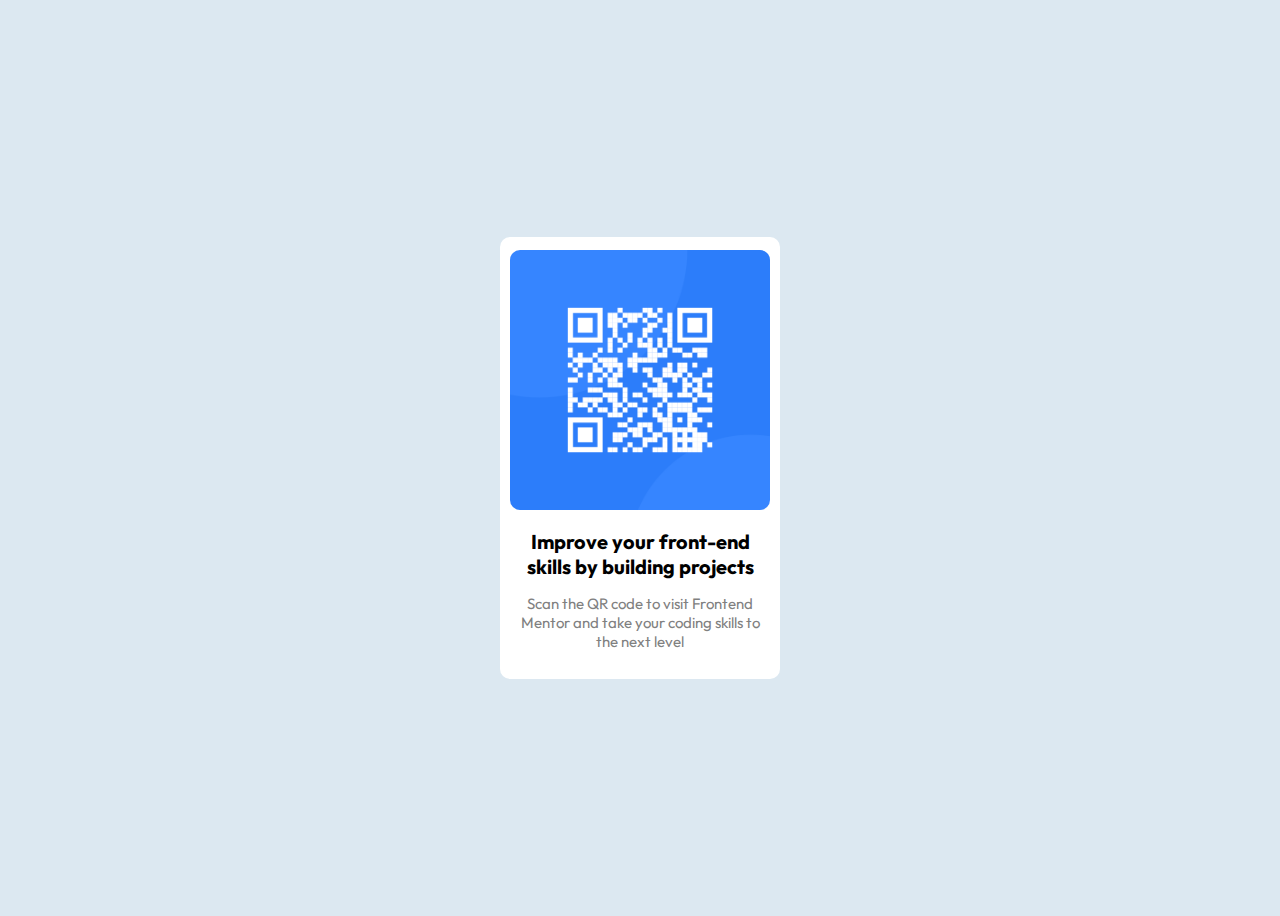
<file: desafio1-qrcode/index.html>
<!DOCTYPE html>
<html lang="en">
<head>
  <meta charset="UTF-8">
  <meta name="viewport" content="width=device-width, initial-scale=1.0"> <!-- displays site properly based on user's device -->

  <link rel="icon" type="image/png" sizes="32x32" href="./images/favicon-32x32.png">
  
  <title>Frontend Mentor | QR code component</title>

  <link rel="stylesheet" href="style.css">

</head>
<body>
  <main id="container">
    <div id="qr-code">
      <img src="images/image-qr-code.png" alt="QR-CODE">
      <h1>Improve your front-end skills by building projects</h1>
      <p>Scan the QR code to visit Frontend Mentor and take your coding skills to the next level</p>
    </div>
  </main>
  
</body>
</html>
</file>
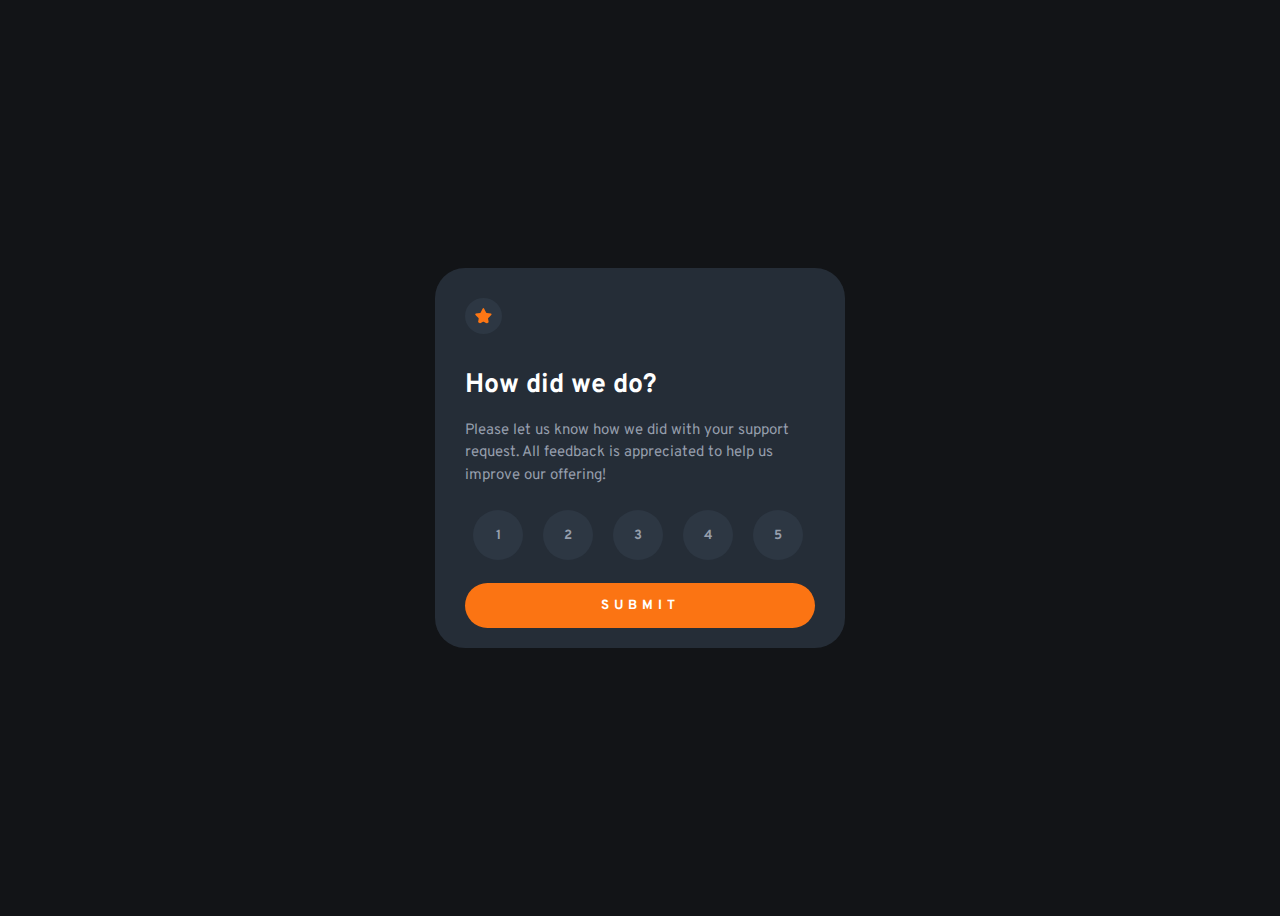
<file: desafio3-interactive-rating/index.html>
<!DOCTYPE html>
<html lang="en">
<head>
  <meta charset="UTF-8">
  <meta name="viewport" content="width=device-width, initial-scale=1.0"> <!-- displays site properly based on user's device -->

  <link rel="icon" type="image/png" sizes="32x32" href="./images/favicon-32x32.png">
  
  <title>Frontend Mentor | Interactive rating component</title>

  <link rel="stylesheet" href="style.css">

</head>
<body>

  <!-- Rating state start -->

  <main id="container">

    <div class="home">

      <img src="images/icon-star.svg" alt="Star">

      <h1>How did we do?</h1>
    
      <p>
        Please let us know how we did with your support request. All feedback is appreciated
        to help us improve our offering!
      </p>

      <button class="number" id="one">1</button>
      <button class="number" id="two">2</button>
      <button class="number" id="three">3</button>
      <button class="number" id="four">4</button>
      <button class="number" id="five">5</button>

      <p><button onclick="submit()" id="bsub">Submit</button></p>
    </div>
  <!-- Rating state end -->
  </main>

  <script src="script.js"></script>
</body>
</html>
</file>
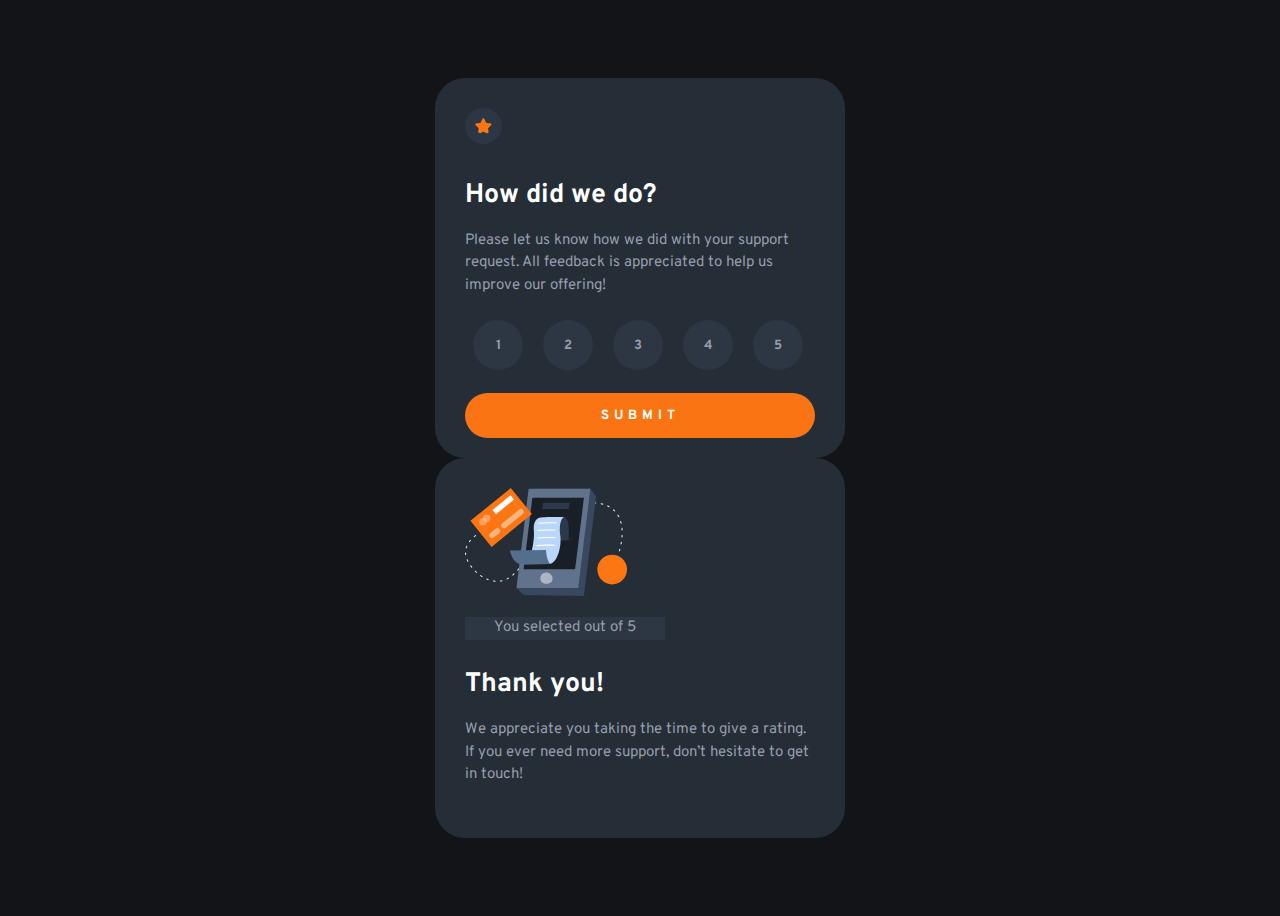
<file: desafio3/index.html>
<!DOCTYPE html>
<html lang="en">
<head>
  <meta charset="UTF-8">
  <meta name="viewport" content="width=device-width, initial-scale=1.0"> <!-- displays site properly based on user's device -->

  <link rel="icon" type="image/png" sizes="32x32" href="./images/favicon-32x32.png">
  
  <title>Frontend Mentor | Interactive rating component</title>

  <link rel="stylesheet" href="style.css">

</head>
<body>

  <!-- Rating state start -->

  <main id="container">

    <div class="home">

      <img src="images/icon-star.svg" alt="Star">

      <h1>How did we do?</h1>
    
      <p>
        Please let us know how we did with your support request. All feedback is appreciated
        to help us improve our offering!
      </p>

      <button class="number" id="one">1</button>
      <button class="number" id="two">2</button>
      <button class="number" id="three">3</button>
      <button class="number" id="four">4</button>
      <button class="number" id="five">5</button>

      <p><button onclick="submit()" id="bsub">Submit</button></p>
    </div>
  <!-- Rating state end -->

    <div class="thanks">
      <!-- Thank you state start -->
      <img src="images/illustration-thank-you.svg" alt="Thank You">
      
      <p class="rating">You selected <!-- Add rating here --> out of 5</p>

      <h1>Thank you!</h1>

      <p>
        We appreciate you taking the time to give a rating. If you ever need more support,
        don’t hesitate to get in touch!
      </p>
      <!-- Thank you state end -->
    </div>

  </main>

  <script src="script.js"></script>

  

  
  
</body>
</html>
</file>
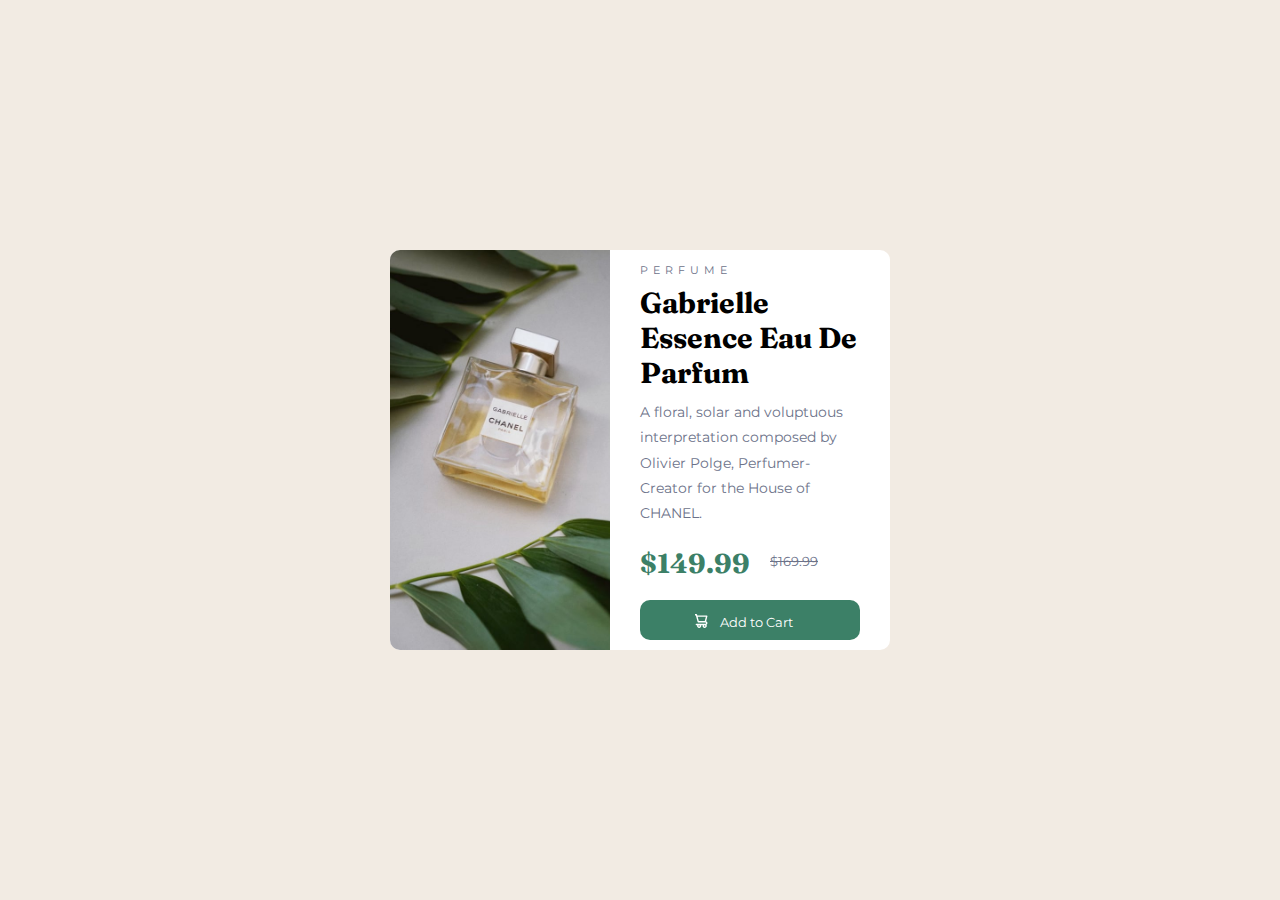
<file: desafio4-product-preview/index.html>
<!DOCTYPE html>
<html lang="en">
<head>
  <meta charset="UTF-8">
  <meta name="viewport" content="width=device-width, initial-scale=1.0"> <!-- displays site properly based on user's device -->

  <link rel="icon" type="image/png" sizes="32x32" href="./images/favicon-32x32.png">
  
  <title>Frontend Mentor | Product preview card component</title>

  <link rel="stylesheet" href="styles/style.css" media="all">
  <link rel="stylesheet" href="styles/desktop.css" media="screen and (orientation: landscape)">
  
</head>
<body>

  <main>

    <section>
      <div id="photo">
      
      </div>
      <div id="description">
        <p id="perfume">Perfume</p>

        <h1>Gabrielle Essence Eau De Parfum</h1>

        <p>
          A floral, solar and voluptuous interpretation composed by Olivier Polge,
          Perfumer-Creator for the House of CHANEL.
        </p>

        <div class="price">
          <h2>$149.99</h2>
          <p><del>$169.99</del></p>
        </div>
        
        <button>
          <div><img src="images/icon-cart.svg" alt="Cart"></div>
          <p>Add to Cart</p>
        </button>
      </div>
    </section>
  </main>
</body>
</html>
</file>
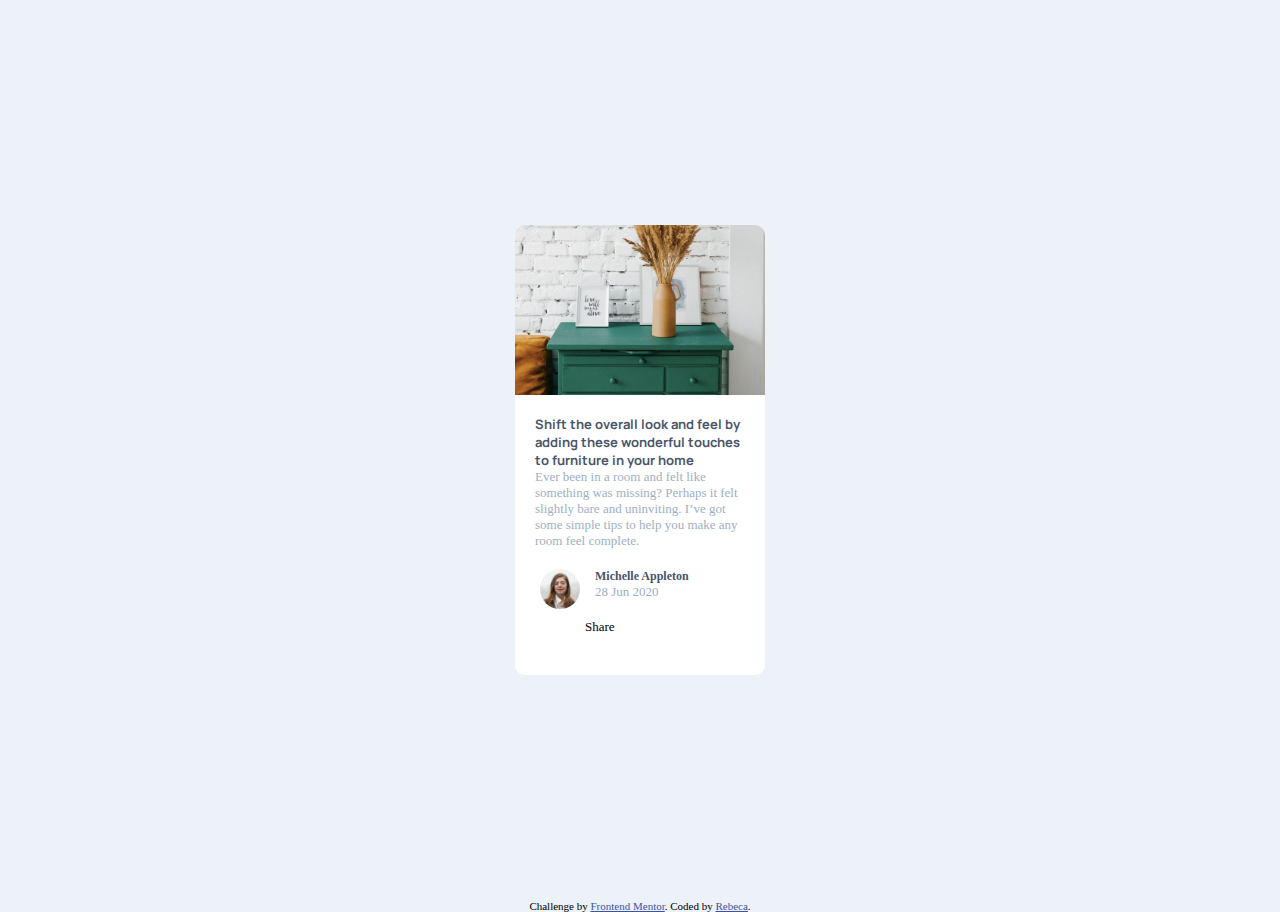
<file: desafio5-article-preview-component/index.html>
<!DOCTYPE html>
<html lang="en">
<head>
  <meta charset="UTF-8">
  <meta name="viewport" content="width=device-width, initial-scale=1.0"> <!-- displays site properly based on user's device -->

  <link rel="icon" type="image/png" sizes="32x32" href="./images/favicon-32x32.png">
  
  <title>Frontend Mentor | Article preview component</title>

  <link rel="stylesheet" href="style.css">

  <!-- Feel free to remove these styles or customise in your own stylesheet 👍 -->
  <style>
    .attribution { font-size: 11px; text-align: center; }
    .attribution a { color: hsl(228, 45%, 44%); }
  </style>
</head>
<body>
  <main>
    <section>
      <div id="image">
        <!-- image -->
      </div>
      <div id="text">
        <h1>
          Shift the overall look and feel by adding these wonderful
          touches to furniture in your home
        </h1>
        <p>
          Ever been in a room and felt like something was missing? Perhaps
          it felt slightly bare and uninviting. I’ve got some simple tips
          to help you make any room feel complete.
        </p>
        <div id="avatar">
          <div id="img"><img src="images/avatar-michelle.jpg" alt=""></div>
          <div id="dados">
            <h2>Michelle Appleton</h2>
            <p>28 Jun 2020</p>
          </div>
        </div>
        <div id="share">
          Share
        </div>
      </div>
    </section>
  </main>
  
  <div class="attribution">
    Challenge by <a href="https://www.frontendmentor.io?ref=challenge" target="_blank">Frontend Mentor</a>. 
    Coded by <a href="#">Rebeca</a>.
  </div>
</body>
</html>
</file>
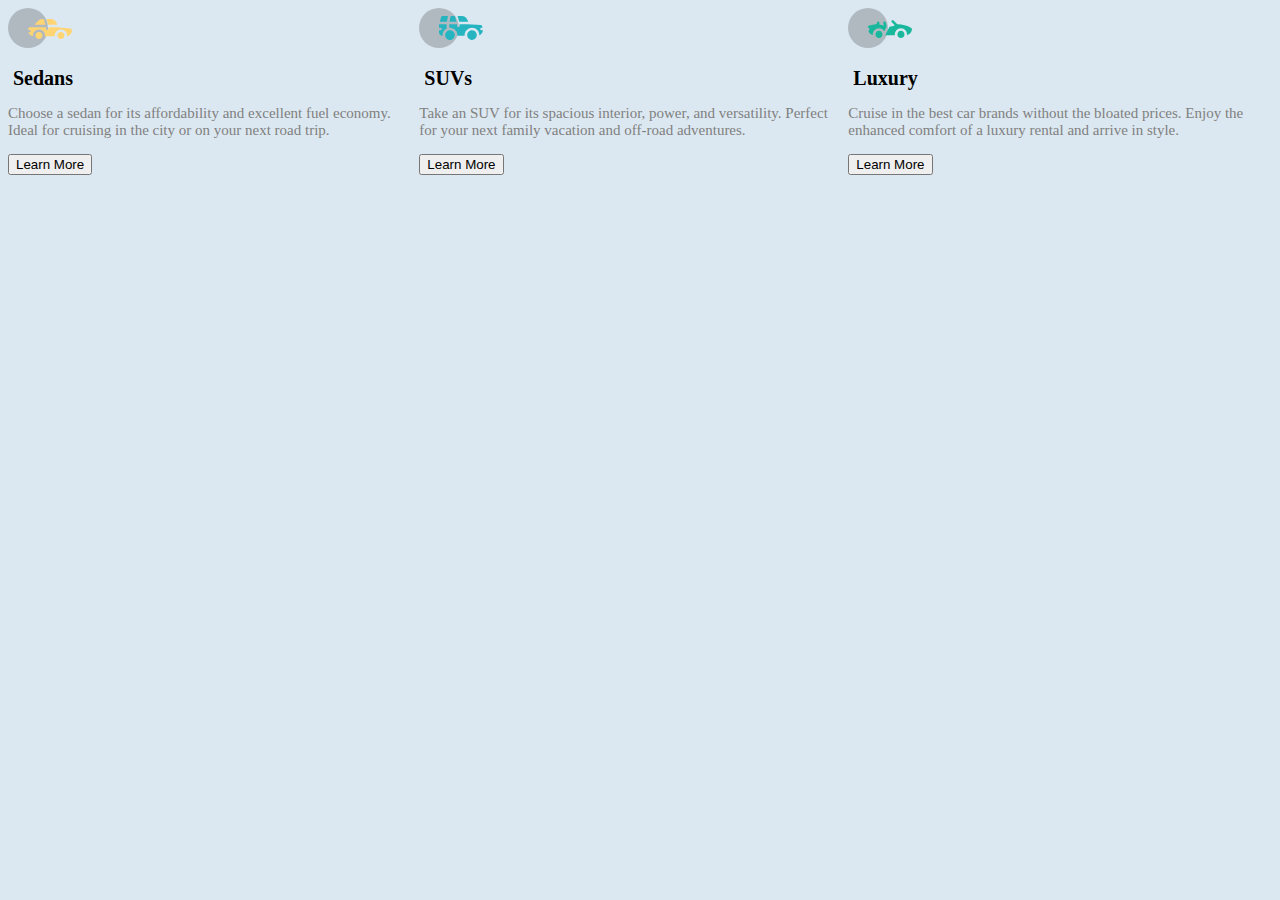
<file: desafio1/3-column-preview.html>
<!DOCTYPE html>
<html lang="en">
<head>
  <meta charset="UTF-8">
  <meta name="viewport" content="width=device-width, initial-scale=1.0"> <!-- displays site properly based on user's device -->

  <link rel="icon" type="image/png" sizes="32x32" href="./images/favicon-32x32.png">
  
  <title>Frontend Mentor | 3-column preview card component</title>

  <link rel="stylesheet" href="style.css">

</head>
<body>
  
  <div class="column" id="sedans">

    <img src="images/icon-sedans.svg" alt="SEDANS">

    <h1>Sedans</h1>

    <p>
      Choose a sedan for its affordability and excellent fuel economy. Ideal for cruising in the city
      or on your next road trip.
    </p>

    <button type="button" id="btnsed">Learn More</button>
  </div>

  <div class="column" id="suvs">
    
    <img src="images/icon-suvs.svg" alt="SUVS">
    
    <h1>SUVs</h1>
    
    <p>
      Take an SUV for its spacious interior, power, and versatility. Perfect for your next family vacation
      and off-road adventures.
    </p>
    
    <button type="button" id="btnsuv">Learn More</button>
  </div>

  <div class="column" id="luxury">
    
    <img src="images/icon-luxury.svg" alt="LUXURY">
    
    <h1>Luxury</h1>
    
    <p>
      Cruise in the best car brands without the bloated prices. Enjoy the enhanced comfort of a luxury
      rental and arrive in style.
    </p>
    
    <button type="button" id="btnlux">Learn More</button>
  </div>
</body>
</html>
</file>
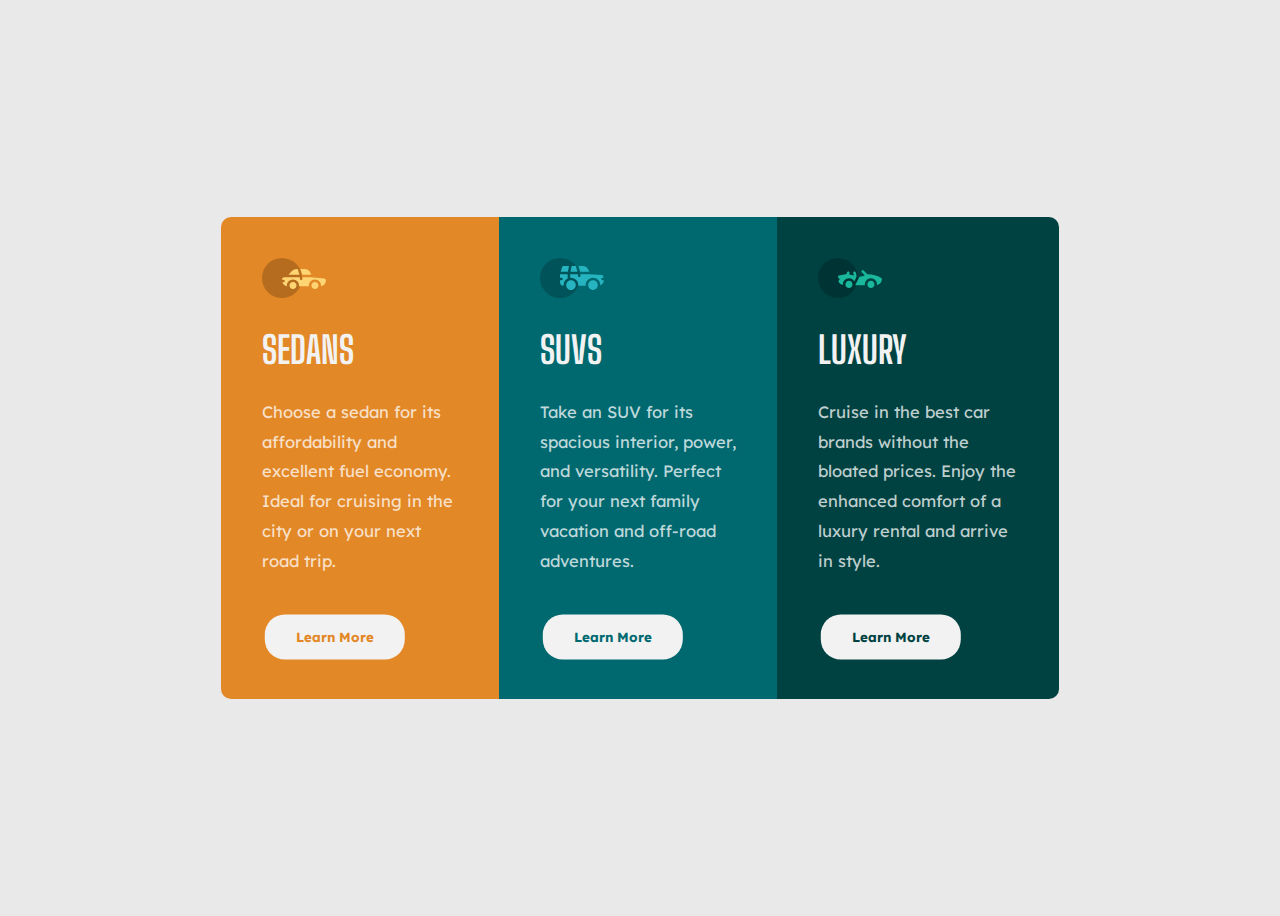
<file: desafio2-column-preview/3-column-preview.html>
<!DOCTYPE html>
<html lang="en">
<head>
  <meta charset="UTF-8">
  <meta name="viewport" content="width=device-width, initial-scale=1.0"> <!-- displays site properly based on user's device -->

  <link rel="icon" type="image/png" sizes="32x32" href="./images/favicon-32x32.png">
  
  <title>Frontend Mentor | 3-column preview card component</title>

  <link rel="stylesheet" href="style.css" media="all">
  <link rel="stylesheet" href="mobile.css" media="screen and (orientation: portrait)">
  

</head>
<body>
  
  <main id="container">
    <div class="column" id="sedans">
      <img src="images/icon-sedans.svg" alt="SEDANS">
      <h1>Sedans</h1>
      <p>
        Choose a sedan for its affordability and excellent fuel economy. Ideal for cruising in the city
        or on your next road trip.
      </p>
      <button type="button" id="btnsed">Learn More</button>
    </div>
    <div class="column" id="suvs">
    
      <img src="images/icon-suvs.svg" alt="SUVS">
    
      <h1>SUVs</h1>
    
      <p>
        Take an SUV for its spacious interior, power, and versatility. Perfect for your next family vacation
        and off-road adventures.
      </p>
    
      <button type="button" id="btnsuv">Learn More</button>
    </div>
    <div class="column" id="luxury">
    
      <img src="images/icon-luxury.svg" alt="LUXURY">
    
      <h1>Luxury</h1>
    
      <p>
        Cruise in the best car brands without the bloated prices. Enjoy the enhanced comfort of a luxury
        rental and arrive in style.
      </p>
    
      <button type="button" id="btnlux">Learn More</button>
    </div>
  </main>
</body>
</html>
</file>
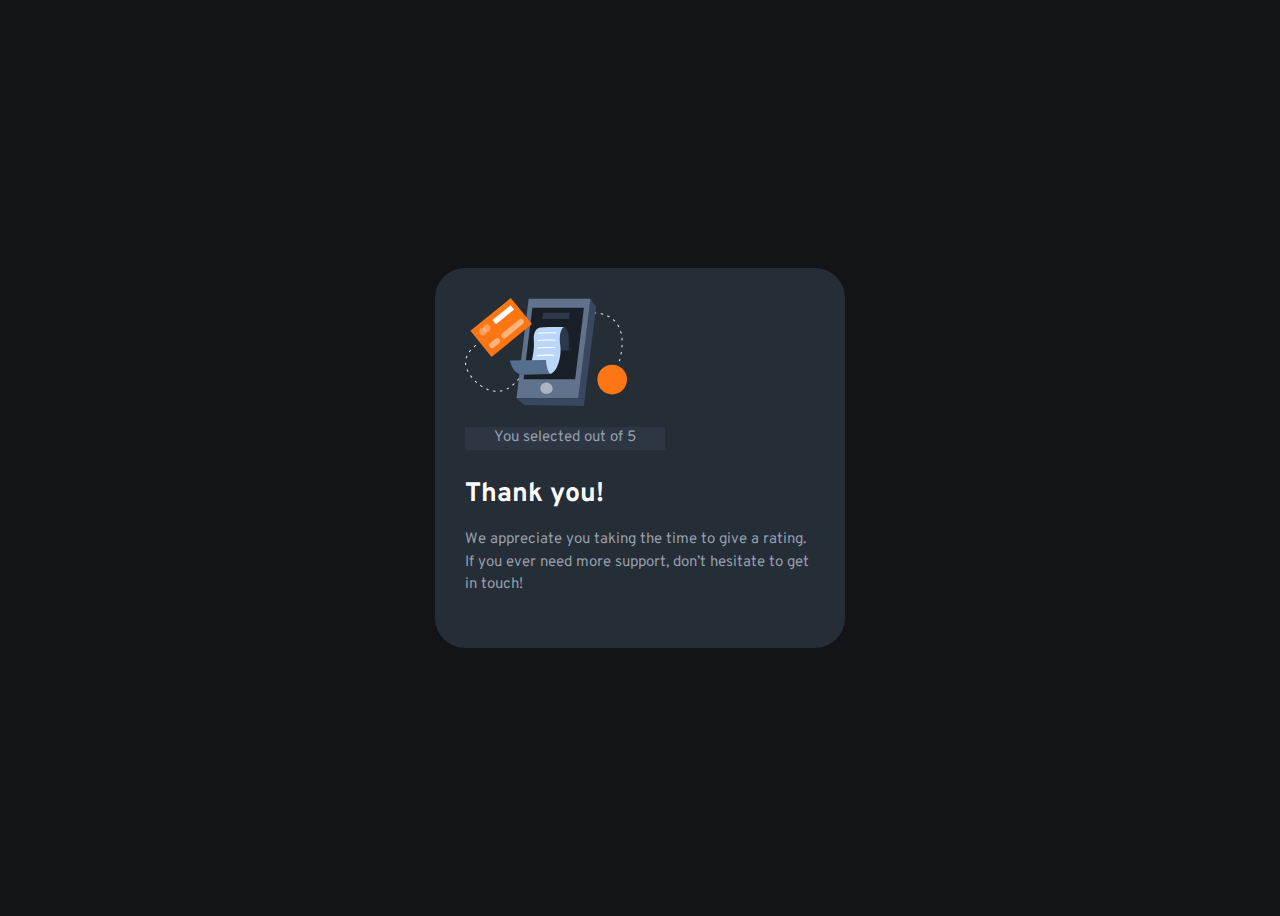
<file: desafio3-interactive-rating/thanks.html>
<!DOCTYPE html>
<html lang="pt-br">
<head>
    <meta charset="UTF-8">
    <meta name="viewport" content="width=device-width, initial-scale=1.0">
    <title>Frontend Mentor | Interactive rating component</title>

    <link rel="icon" type="image/png" sizes="32x32" href="./images/favicon-32x32.png">

    <link rel="stylesheet" href="style.css">
</head>
<body>
    <main id="container">
        <div class="thanks">
            <!-- Thank you state start -->
            <img src="images/illustration-thank-you.svg" alt="Thank You">
            
            <p class="rating">You selected <!-- Add rating here --> out of 5</p>
      
            <h1>Thank you!</h1>
      
            <p>
              We appreciate you taking the time to give a rating. If you ever need more support,
              don’t hesitate to get in touch!
            </p>
            <!-- Thank you state end -->
          </div>
      
    </main>
</body>
</html>
</file>
<file: desafio1-qrcode/style.css>
@charset "UTF-8";

@import url('https://fonts.googleapis.com/css2?family=Outfit:wght@500&display=swap');

:root {
    --font: 'Outfit';
}

body {
    background-color: hsla(207, 44%, 81%, 0.5);
    display: flex; 
    align-items: center; 
    justify-content: center; 
}

#container {
    display: flex;
    justify-content: center;
    align-items: center;
    flex-direction: column;
    height: 100vh;
}

#qr-code {
    background: white;
    width: 260px;
    margin: auto;
    border-radius: 10px;
    padding: 13px 10px;
    font-family: var(--font);
    text-align: center;
}

#qr-code img {
    text-align: center;
    border-radius: 10px;
    width: 100%;
}

h1 {
    font-weight: 700;
    font-size: 20px;
    padding: 2px 5px 0px 5px;
}

p {
    font-weight: 400;
    font-size: 15px;
    color: gray;
}
</file>
<file: desafio3-interactive-rating/style.css>
@charset "UTF-8";

@import url('https://fonts.googleapis.com/css2?family=Overpass&display=swap');

:root {
    --font: 'Overpass';
}

body {
    min-width: 375px;
    max-width: 1440px;
    background-color: hsl(216, 12%, 8%);
    color: white;
    font-family: var(--font);
}

#container {
    display: flex;
    justify-content: center;
    align-items: center;
    flex-direction: column;
    height: 100vh;
}

.home, .thanks {
    background-color: hsl(213, 19%, 18%);
    width: 350px;
    height: 320px;
    padding: 30px;
    border-radius: 30px;
}

h1 {
    font-weight: 700;
    font-size: 20pt;
    padding-top: 10px;
}

p {
    color: hsl(217, 12%, 63%);
    font-size: 15px;
    line-height: 1.5em;
}

p.rating {
    text-align: center;
    background-color: hsla(213, 20%, 22%);
    width: 200px;
}

.number {
    background-color: hsla(213, 20%, 22%);
    border-radius: 50%;
    color: hsl(217, 12%, 63%);
    font-family: var(--font);
    font-weight: bolder;
    border: none;
    width: 50px;
    height: 50px;
    margin: 8px;
}

.number:hover {
    background-color: hsl(217, 12%, 63%);
    color: white;
    cursor: pointer;
}

.number:focus {
    background-color: hsl(25, 97%, 53%);
    color: white;
}

.home img {
    background-color:  hsla(213, 20%, 22%);
    padding: 10px;
    border-radius: 50%;
}

#bsub {
    background-color: hsl(25, 97%, 53%);
    font-family: var(--font);
    font-weight: bold;
    color: white;
    letter-spacing: 5px;
    text-transform: uppercase;
    border-radius: 50px;
    border: none;
    width: 350px;
    height: 45px;
}

#bsub:hover {
    background-color: white;
    color: hsl(25, 97%, 53%);
    cursor: pointer;
}
</file>
<file: desafio3/style.css>
@charset "UTF-8";

@import url('https://fonts.googleapis.com/css2?family=Overpass&display=swap');

:root {
    --font: 'Overpass';
}

body {
    min-width: 375px;
    max-width: 1440px;
    background-color: hsl(216, 12%, 8%);
    color: white;
    font-family: var(--font);
}

#container {
    display: flex;
    justify-content: center;
    align-items: center;
    flex-direction: column;
    height: 100vh;
}

.home, .thanks {
    background-color: hsl(213, 19%, 18%);
    width: 350px;
    height: 320px;
    padding: 30px;
    border-radius: 30px;
}

h1 {
    font-weight: 700;
    font-size: 20pt;
    padding-top: 10px;
}

p {
    color: hsl(217, 12%, 63%);
    font-size: 15px;
    line-height: 1.5em;
}

p.rating {
    text-align: center;
    background-color: hsla(213, 20%, 22%);
    width: 200px;
}

.number {
    background-color: hsla(213, 20%, 22%);
    border-radius: 50%;
    color: hsl(217, 12%, 63%);
    font-family: var(--font);
    font-weight: bolder;
    border: none;
    width: 50px;
    height: 50px;
    margin: 8px;
}

.number:hover {
    background-color: hsl(217, 12%, 63%);
    color: white;
    cursor: pointer;
}

.number:focus {
    background-color: hsl(25, 97%, 53%);
    color: white;
}

.home img {
    background-color:  hsla(213, 20%, 22%);
    padding: 10px;
    border-radius: 50%;
}

#bsub {
    background-color: hsl(25, 97%, 53%);
    font-family: var(--font);
    font-weight: bold;
    color: white;
    letter-spacing: 5px;
    text-transform: uppercase;
    border-radius: 50px;
    border: none;
    width: 350px;
    height: 45px;
}

#bsub:hover {
    background-color: white;
    color: hsl(25, 97%, 53%);
    cursor: pointer;
}
</file>
<file: desafio4-product-preview/styles/style.css>
@charset "UTF=8";

@import url('https://fonts.googleapis.com/css2?family=Montserrat:wght@500;700&display=swap');

@import url('https://fonts.googleapis.com/css2?family=Fraunces:wght@700&display=swap');

:root {
    --font-montserrat: 'Montserrat', sans-serif;
    --font-fraunces: 'Fraunces', sans-serif;
}

* {
    margin: 0px;
    padding: 0px;
}

body {
    background-color: hsl(30, 38%, 92%);
}

main {
    position: relative;
    height: 100vh;
    width: 100vw;
}

section {
    position: absolute;
    top: 50%;
    left: 50%;
    background-color: white;
    height: 550px;
    width: 300px;
    border-radius: 10px;
    transform: translate(-50%, -50%);
}

div#photo {
    background: url(../images/image-product-desktop.jpg) center center /cover no-repeat;
    width: 100%;
    height: 200px;
    border-radius: 10px 10px 0px 0px;
}

div#description {
    padding: 5px 20px;
}

div#description > h1 {
    font-family: var(--font-fraunces);
    font-size: 1.8em;
    margin-top: 5px;
}

div#description > p {
    font-family: var(--font-montserrat);
    font-size: 14px;
    margin-top: 10px;
    color: hsl(228, 12%, 48%);
    line-height: 1.8em;
}

div#description > p#perfume {
    text-transform: uppercase;
    letter-spacing: 5px;
    font-size: .7em;
    color: hsl(228, 12%, 48%);
}

div.price {
    display: flex; 
    margin: 20px 0px 20px;
}

div.price > h2 {
    font-family: var(--font-fraunces);
    font-size: 1.7em;
    color: hsl(158, 36%, 37%);
}

div.price > p {
    float: right;
    width: 60px;
    padding-left: 20px;
    padding-top: 8px;
    color: hsl(228, 12%, 48%);
    font-family: var(--font-montserrat);
    font-size: 0.8em;
}

button {
    width: 100%;
    height: 40px;
    font-family: var(--font-montserrat);
    color: white;
    background-color: hsl(158, 36%, 37%);
    border: none;
    border-radius: 10px;
}

button > div {
    position: relative;
    float: left;
    left: 75px;
    padding-top: 5px;
}

button > div > img {
    width: 13px;
}

button > p {
    margin-top: 5px;
}

button:hover {
    cursor: pointer;
    background-color: hsl(158, 38%, 19%);
}
</file>
<file: desafio4-product-preview/styles/desktop.css>
@charset "UTF-8";

section {
    display: flex;
    flex-direction: row;
    width: 500px;
    height: 400px;
}

div#photo {
    border-radius: 10px 0px 0px 10px;
    height: 100%;
    width: 250px;
}

div#description {
    width: 250px;
    padding: 0px 30px 30px;
}

button > div {
    left: 55px;
}
</file>
<file: desafio5-article-preview-component/style.css>
@charset "UTF-8";

@import url('https://fonts.googleapis.com/css2?family=Manrope:wght@500;700&display=swap');

/*
    Colors:
    - Very Dark Grayish Blue: hsl(217, 19%, 35%)
    - Desaturated Dark Blue: hsl(214, 17%, 51%)
    - Grayish Blue: hsl(212, 23%, 69%)
    - Light Grayish Blue: hsl(210, 46%, 95%)
*/

* {
    margin: 0px;
    padding: 0px;
}

:root {
    --headings: 'Manrope';
}

body {
    background-color: hsl(210, 46%, 95%);
    display: flex; 
    align-items: center; 
    justify-content: center;
    flex-direction: column;
    font-size: 13px;
}

main {
    display: flex;
    flex-direction: column;
    justify-content: center;
    align-items: center;
    width: 100vh;
    height: 100vh;
}

section {
    background-color: white;
    width: 250px;
    height: 450px;
    border-radius: 10px;
}

div#image {
    display: block;
    background: url('images/drawers.jpg') top center /cover no-repeat;
    border-radius: 10px 10px 0px 0px;
    width: 250px;
    height: 170px;
}

div#text {
    padding: 20px;
}

p {
    color: hsl(212, 23%, 69%);
}

h1 {
    color: hsl(217, 19%, 35%);
    font-family: var(--headings);
    font-size: 13px;
}

h2 {
    color: hsl(217, 19%, 35%);
    font-size: 12px;
}

div#avatar {
    padding-top: 20px;
}

div#avatar > div#img {
    position: relative;
    float: left;
    left: 5px;
}

div#avatar > div > img {
    width: 40px;
    border-radius: 50%;
}

div#avatar > div#dados {
    position: relative;
    float: left;
    left: 20px;
}

div#share {
    padding: 50px;
}
</file>
<file: desafio1/style.css>
@charset "UTF-8";

@import url('https://fonts.googleapis.com/css2?family=Outfit:wght@500&display=swap');

:root {
    --font: 'Outfit';
}

body {
    background-color: hsla(207, 44%, 81%, 0.5);
    display: flex; 
    align-items: center; 
    justify-content: center; 
}

#container {
    display: flex;
    justify-content: center;
    align-items: center;
    flex-direction: column;
    height: 100vh;
}

#qr-code {
    background: white;
    width: 260px;
    margin: auto;
    border-radius: 10px;
    padding: 13px 10px;
    font-family: var(--font);
    text-align: center;
}

#qr-code img {
    text-align: center;
    border-radius: 10px;
    width: 100%;
}

h1 {
    font-weight: 700;
    font-size: 20px;
    padding: 2px 5px 0px 5px;
}

p {
    font-weight: 400;
    font-size: 15px;
    color: gray;
}
</file>
<file: desafio2-column-preview/style.css>
@charset "UTF-8";

@import url('https://fonts.googleapis.com/css2?family=Lexend+Deca&display=swap');

@import url('https://fonts.googleapis.com/css2?family=Big+Shoulders+Display:wght@700&display=swap');

:root {
    --font1: 'Lexend Deca';
    --font2: 'Big Shoulders Display';
}

body {
    font-size: 15px;
    min-width: 375px;
    max-width: 1440px;
    text-align: center;
    background-color: rgba(128, 128, 128, 0.178);
}

#container {
    display: flex;
    justify-content: center;
    align-items: center;
    flex-direction: row;
    flex-wrap: wrap;
    height: 100vh;
}

h1 {
    font-family: var(--font2);
    font-size: 28pt;
    text-transform: uppercase;
    color: hsl(0, 0%, 95%);
}

p {
    font-family: var(--font1);
    font-size: 1.1em;
    line-height: 1.8em;
    color: hsla(0, 0%, 100%, 0.75);
    position: static;
}

.column {
    display: inline-block;
    width: 200px;
    height: 400px;
    margin: -2px;
    padding: 40px;
    text-align: left;
    border: 1px solid transparent;
}

#sedans {
    background-color: hsl(31, 77%, 52%);
    border-radius: 10px 0px 0px 10px;
}

#suvs {
    background-color: hsl(184, 100%, 22%);
}

#luxury {
    background-color: hsl(179, 100%, 13%);
    border-radius: 0px 10px 10px 0px;
}

button {
    background-color: hsl(0, 0%, 95%);
    font-family: var(--font1);
    font-weight: bold;
    border: none;
    border-radius: 20px;
    padding: 10px;
    width: 140px;
    height: 45px;
    position: relative; 
    transform: translate(2%, 50%);
}

button:hover {
    border: 2px solid white;
}

#btnsed {
    color: hsl(31, 77%, 52%);
}

#btnsed:hover {
    background-color: hsl(31, 77%, 52%);
    color: white;
}

#btnsuv {
    color: hsl(184, 100%, 22%);
}

#btnsuv:hover {
    background-color: hsl(184, 100%, 22%);
    color: white;
}

#btnlux {
    color: hsl(179, 100%, 13%);
}

#btnlux:hover {
    background-color: hsl(179, 100%, 13%);
    color: white;
}
</file>
<file: desafio2-column-preview/mobile.css>
@charset "UTF=8";

#sedans {
    border-radius: 10px 10px 0px 0px;
}

#luxury {
    border-radius: 0px 0px 10px 10px;
}
</file>
